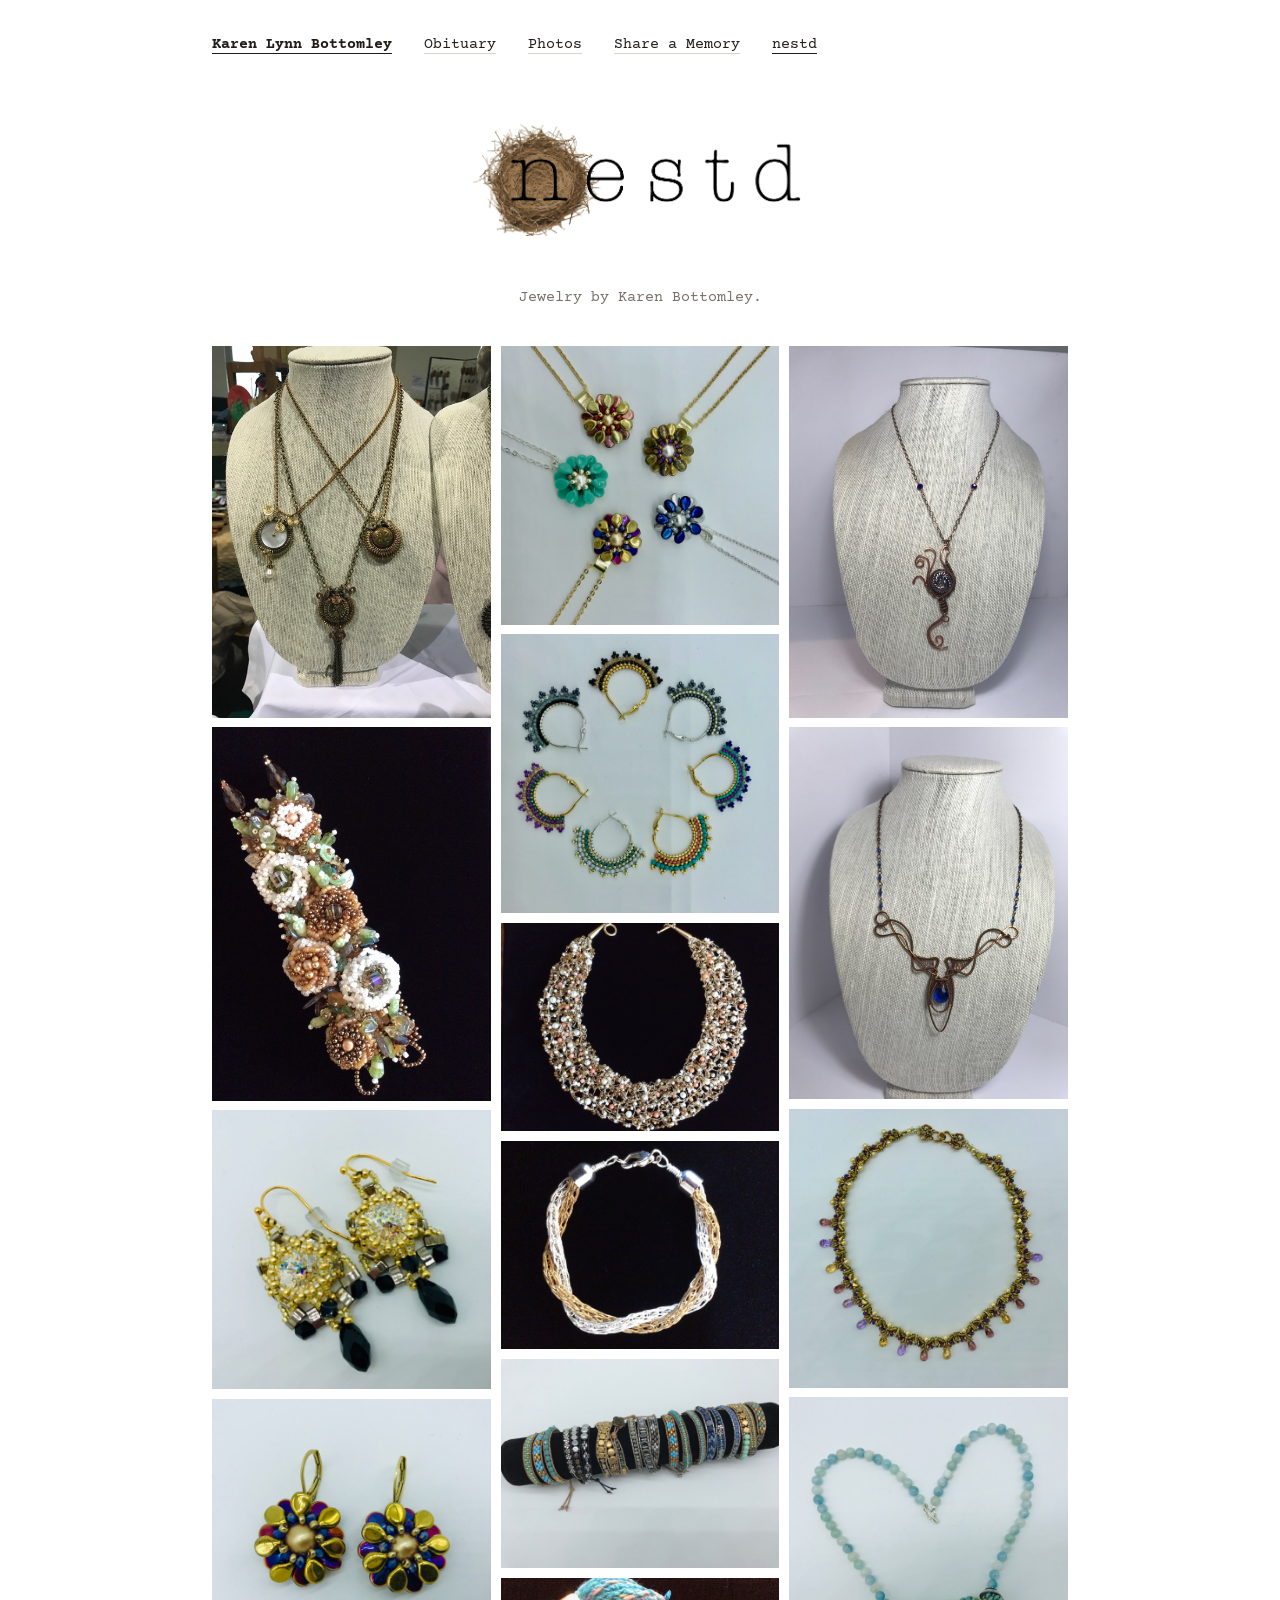
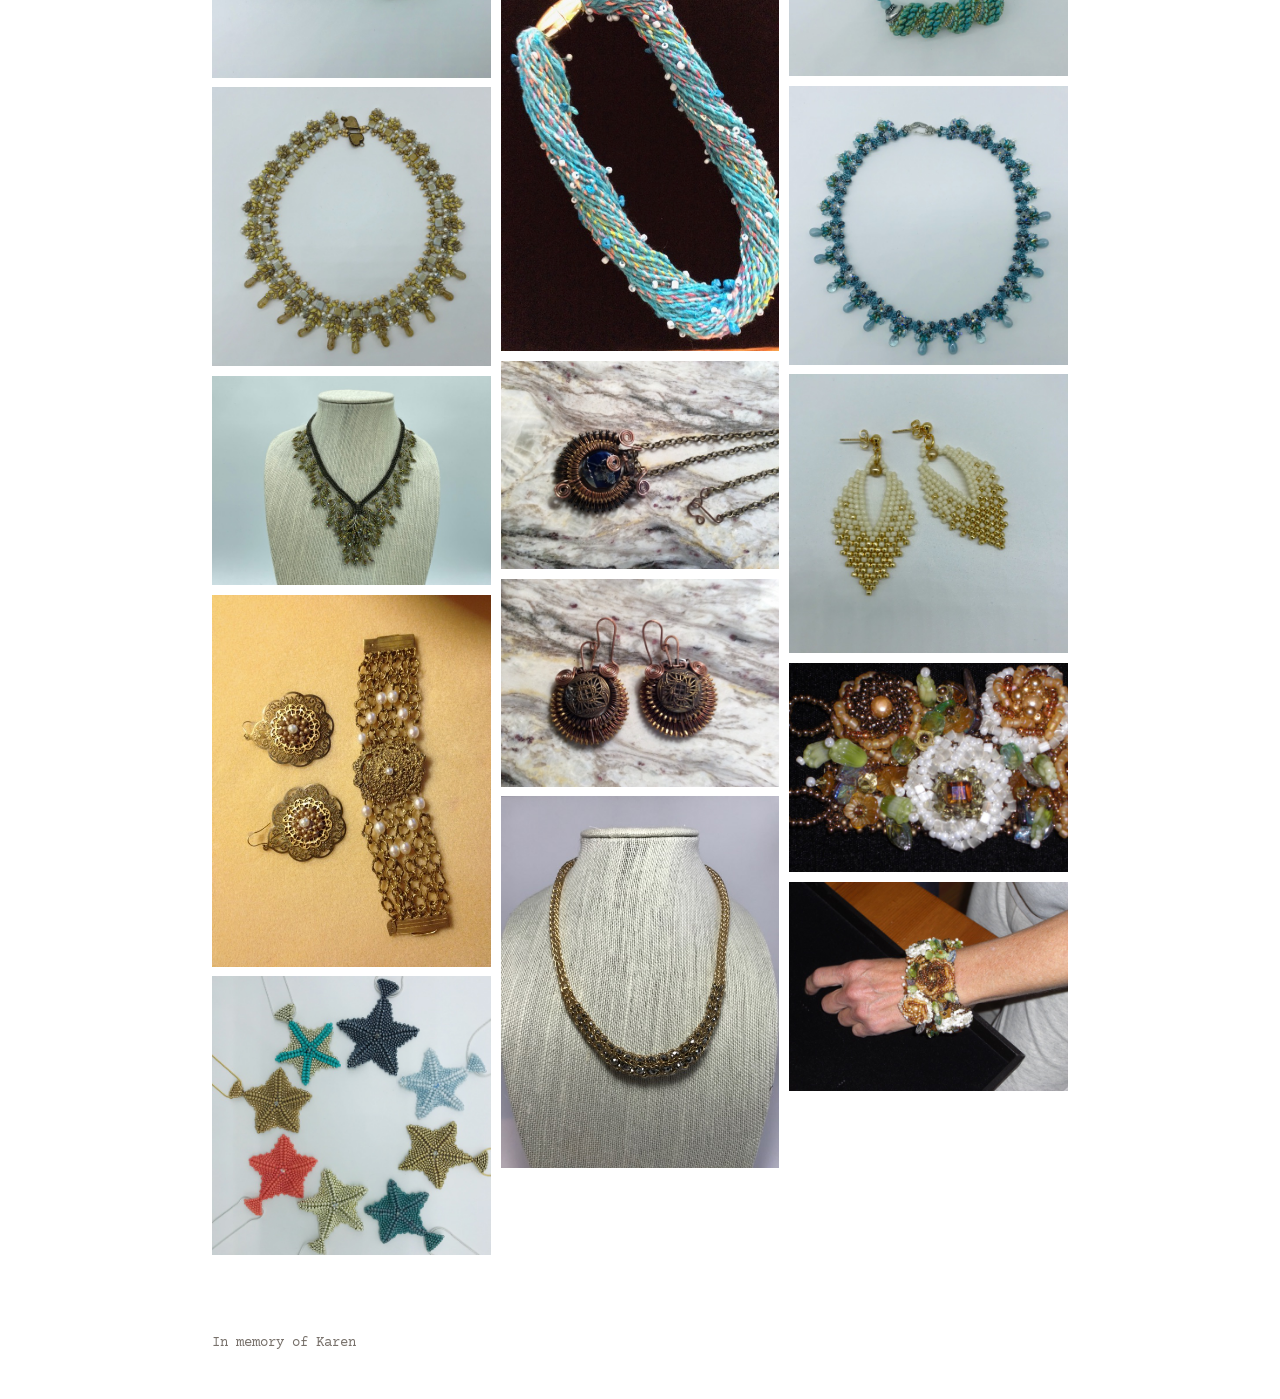
<file: nestd.html>
<!DOCTYPE html>
<html lang="en">
<head>
  <meta charset="utf-8">
  <title>nestd</title>
  <meta name="description" content="nestd: jewelry by Karen Bottomley.">
  <meta name="viewport" content="width=device-width, initial-scale=1">
  <meta name="color-scheme" content="light">
  <link rel="preconnect" href="https://fonts.googleapis.com">
  <link rel="preconnect" href="https://fonts.gstatic.com" crossorigin>
  <link href="https://fonts.googleapis.com/css2?family=Courier+Prime:wght@400;700&family=Newsreader:ital,opsz,wght@0,6..72,400;1,6..72,400&display=swap" rel="stylesheet">
  <link rel="stylesheet" href="css/main.css">
</head>
<body>
  <div class="page">
    <nav class="nav" aria-label="Main">
      <a class="brand" href="index.html">Karen Lynn Bottomley</a>
      <a href="index.html#obituary">Obituary</a>
      <a href="index.html#gallery-section">Photos</a>
      <a href="share.html">Share a Memory</a>
      <a href="nestd.html" aria-current="page">nestd</a>
    </nav>

    <header class="brandhead">
      <div class="logo"><img src="images/nestd/logo.png" alt="nestd" width="743" height="241"></div>
      <p class="tagline">Jewelry by Karen Bottomley.</p>
    </header>

    <main>
      <section class="gallery-section" id="gallery-section" aria-label="Jewelry">
        <div class="gallery big" id="gallery"></div>
      </section>
    </main>

    <footer><a href="index.html">In memory of Karen</a></footer>
  </div>

  <div class="lightbox" id="lightbox" hidden role="dialog" aria-modal="true" aria-label="Photo viewer">
    <button class="lb-close" aria-label="Close">&times;</button>
    <button class="lb-prev" aria-label="Previous">&#8249;</button>
    <figure><img id="lb-img" alt=""><figcaption id="lb-cap"></figcaption></figure>
    <button class="lb-next" aria-label="Next">&#8250;</button>
  </div>
  <script src="js/photos-nestd.js"></script>
  <script src="js/gallery.js"></script>
</body>
</html>
</file>
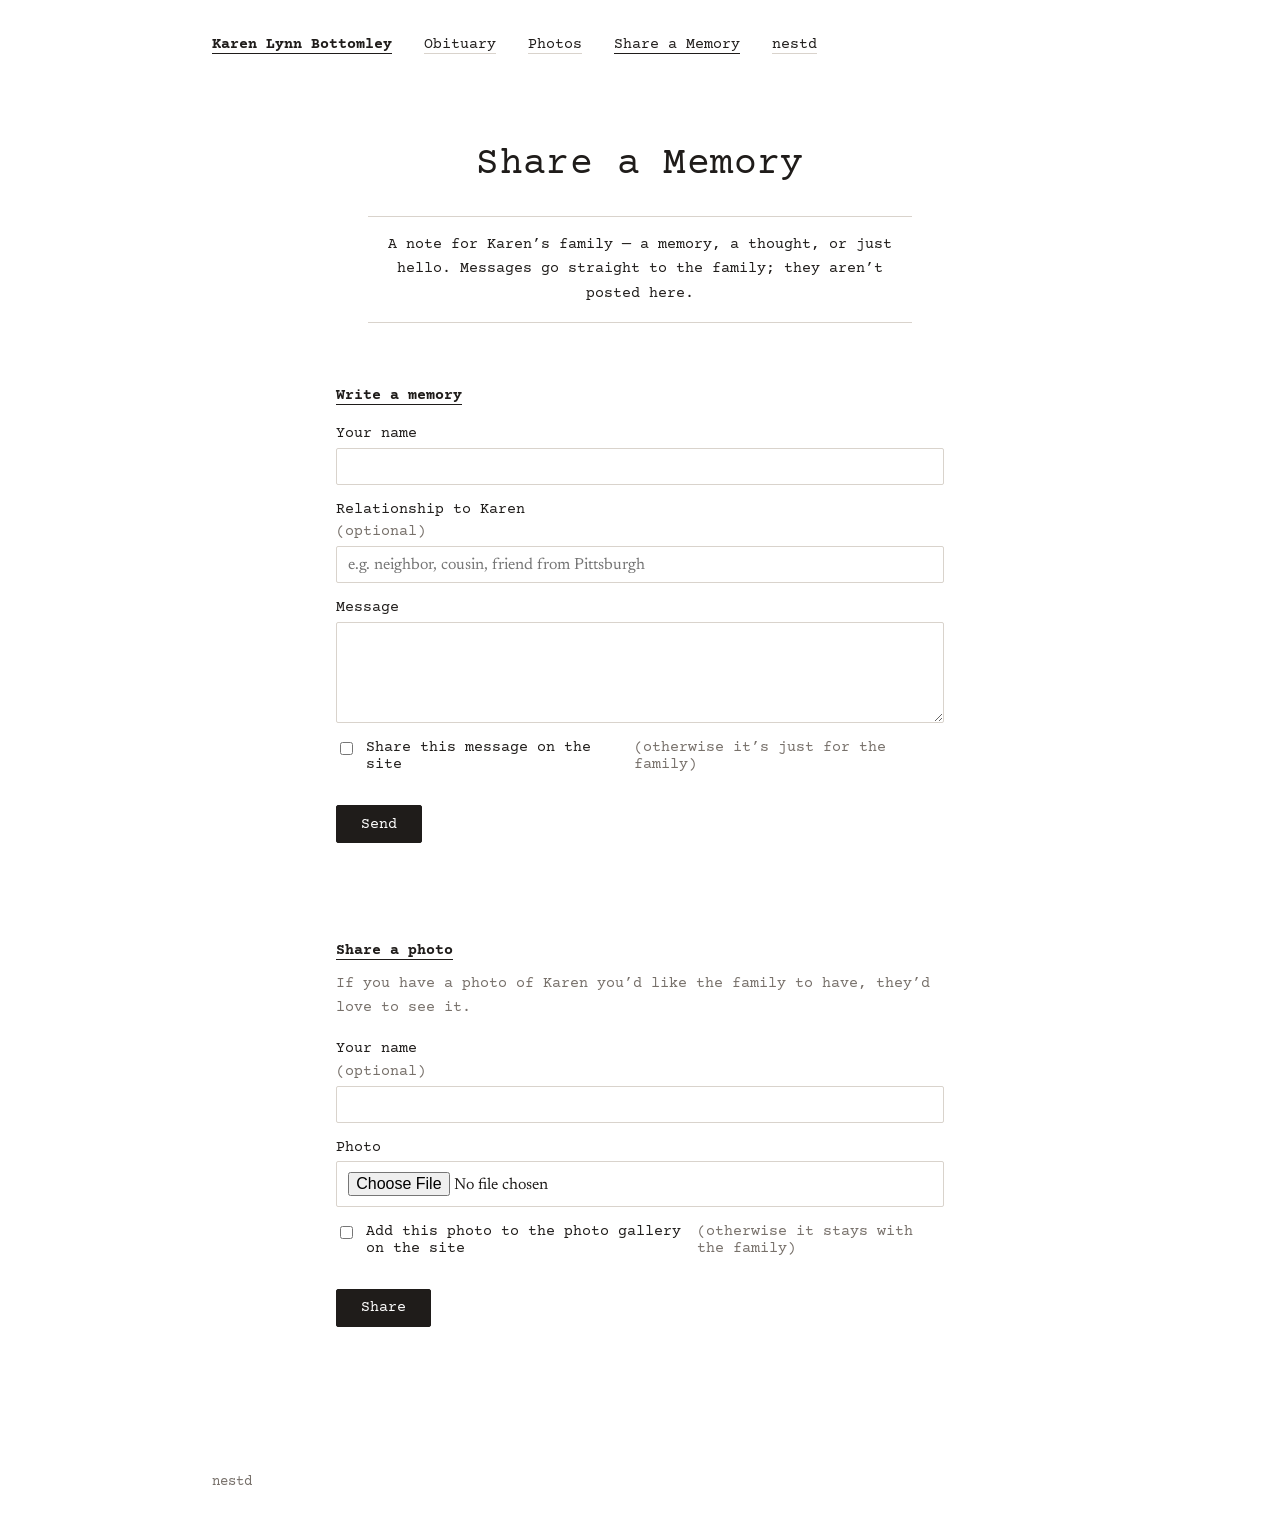
<file: share.html>
<!DOCTYPE html>
<html lang="en">
<head>
  <meta charset="utf-8">
  <title>Share a Memory &mdash; Karen Lynn Bottomley</title>
  <meta name="description" content="Share a memory or photo with Karen's family.">
  <meta name="viewport" content="width=device-width, initial-scale=1">
  <meta name="color-scheme" content="light">
  <meta name="robots" content="noindex">
  <link rel="preconnect" href="https://fonts.googleapis.com">
  <link rel="preconnect" href="https://fonts.gstatic.com" crossorigin>
  <link href="https://fonts.googleapis.com/css2?family=Courier+Prime:wght@400;700&family=Newsreader:ital,opsz,wght@0,6..72,400;1,6..72,400&display=swap" rel="stylesheet">
  <link rel="stylesheet" href="css/main.css">
  <script src="https://challenges.cloudflare.com/turnstile/v0/api.js" async defer></script>
</head>
<body>
  <div class="page">
    <nav class="nav" aria-label="Main">
      <a class="brand" href="index.html#top">Karen Lynn Bottomley</a>
      <a href="index.html#obituary">Obituary</a>
      <a href="index.html#gallery-section">Photos</a>
      <a href="share.html" aria-current="page">Share a Memory</a>
      <a href="nestd.html">nestd</a>
    </nav>

    <header class="title">
      <h1>Share a Memory</h1>
      <p class="notice">A note for Karen&rsquo;s family &mdash; a memory, a thought, or just hello. Messages go straight to the family; they aren&rsquo;t posted here.</p>
    </header>

    <main>
      <section class="share-section" aria-label="Write a memory">
        <h2>Write a memory</h2>
        <form id="message-form" class="share-form">
          <label>Your name<input type="text" name="name" maxlength="80" required></label>
          <label>Relationship to Karen <span class="optional">(optional)</span><input type="text" name="relationship" maxlength="80" placeholder="e.g. neighbor, cousin, friend from Pittsburgh"></label>
          <label>Message<textarea name="message" maxlength="2000" rows="5" required></textarea></label>
          <label class="checkbox-label"><input type="checkbox" name="publish"> Share this message on the site <span class="optional">(otherwise it&rsquo;s just for the family)</span></label>
          <div class="cf-turnstile" data-sitekey="0x4AAAAAAFKzYjivObeiWt2o"></div>
          <button type="submit">Send</button>
          <p class="form-status" id="message-status" role="status"></p>
        </form>
      </section>

      <section class="share-section" aria-label="Share a photo">
        <h2>Share a photo</h2>
        <p class="share-intro">If you have a photo of Karen you&rsquo;d like the family to have, they&rsquo;d love to see it.</p>
        <form id="photo-form" class="share-form">
          <label>Your name <span class="optional">(optional)</span><input type="text" name="name" maxlength="80"></label>
          <label>Photo<input type="file" name="photo" accept="image/*" required></label>
          <label class="checkbox-label"><input type="checkbox" name="publish"> Add this photo to the photo gallery on the site <span class="optional">(otherwise it stays with the family)</span></label>
          <div class="cf-turnstile" data-sitekey="0x4AAAAAAFKzYjivObeiWt2o"></div>
          <button type="submit">Share</button>
          <p class="form-status" id="photo-status" role="status"></p>
        </form>
      </section>
    </main>

    <footer><a href="nestd.html">nestd</a></footer>
  </div>

  <script src="js/share.js"></script>
</body>
</html>
</file>
<file: css/main.css>
:root { color-scheme:light; --bg:#fff; --ink:#1f1c1a; --muted:#77706a; --line:#d9d3cc; --stage:#f3f0ec;
  --mono:"Courier Prime","Courier New",Courier,monospace; --serif:"Newsreader",Georgia,"Times New Roman",serif; }
* { box-sizing:border-box; }
html { scroll-behavior:smooth; }
body { margin:0; background:var(--bg); color:var(--ink); font:1.2rem/1.7 var(--serif); -webkit-font-smoothing:antialiased; }
a { color:inherit; }
.page { max-width:56rem; margin:0 auto; padding:0 1.25rem; }

/* nav */
.nav { display:flex; flex-wrap:wrap; gap:.5rem 2rem; align-items:baseline; padding:2.25rem 0 2rem; font:.95rem var(--mono); }
.nav a { text-decoration:none; border-bottom:1px solid var(--line); }
.nav a:hover { border-bottom-color:var(--ink); }
.nav .brand { font-weight:700; border-bottom-color:var(--ink); }

/* hero carousel */
.hero { position:relative; background:var(--stage); }
.stage { position:relative; height:min(72vh,44rem); min-height:20rem; }
.stage img { position:absolute; inset:0; width:100%; height:100%; object-fit:contain; opacity:0; transition:opacity .9s ease; }
.stage img.on { opacity:1; }
.arrow { position:absolute; top:50%; transform:translateY(-50%); width:3rem; height:4rem; border:0; background:none; color:var(--ink); opacity:.55; font-size:2.6rem; line-height:1; cursor:pointer; }
.arrow:hover, .arrow:focus-visible { opacity:1; }
.prev { left:.25rem; } .next { right:.25rem; }

/* title */
.title { text-align:center; padding:3.5rem 0 1rem; }
h1 { font:400 clamp(1.7rem,5vw,2.4rem)/1.2 var(--mono); margin:0; letter-spacing:.01em; }
.dates { font:.95rem var(--mono); color:var(--muted); margin:.75rem 0 0; }

/* obituary */
.obituary { max-width:38rem; margin:2.5rem auto 0; }
.obituary p { margin:0 0 1.3em; }
.obituary .closing { font-style:italic; margin-top:2em; }
.obituary .note { font:.95rem/1.6 var(--mono); color:var(--muted); border-top:1px solid var(--line); padding-top:1.5rem; margin-top:2.5rem; }

/* gallery */
.gallery-section { margin-top:5rem; }
h2 { font:700 .95rem var(--mono); margin:0 0 1.25rem; display:inline-block; border-bottom:1px solid var(--ink); }
.gallery { display:grid; grid-template-columns:repeat(auto-fill,minmax(170px,1fr)); gap:.6rem; }
.gallery button { padding:0; border:0; background:var(--stage); cursor:zoom-in; aspect-ratio:1; overflow:hidden; }
.gallery img { width:100%; height:100%; object-fit:cover; object-position:center 20%; display:block; transition:transform .35s; }
.gallery button:hover img, .gallery button:focus-visible img { transform:scale(1.04); }
footer { padding:5rem 0 3rem; font:.9rem var(--mono); color:var(--muted); }
footer a { text-decoration:none; }

/* lightbox */
.lightbox { position:fixed; inset:0; background:rgba(15,14,13,.95); display:flex; align-items:center; justify-content:center; z-index:10; }
.lightbox[hidden] { display:none; }
.lightbox figure { margin:0; max-width:92vw; text-align:center; color:#ddd; font:.95rem var(--mono); }
.lightbox img { max-width:92vw; max-height:84vh; }
.lightbox button { position:absolute; background:none; border:0; color:#fff; font-size:2.6rem; cursor:pointer; padding:1rem; line-height:1; }
.lb-close { top:.5rem; right:.75rem; } .lb-prev { left:.25rem; } .lb-next { right:.25rem; }
@media (prefers-reduced-motion: reduce) { .stage img, .gallery img { transition:none; } html { scroll-behavior:auto; } }

/* notice under the title */
.notice { font:.95rem/1.6 var(--mono); max-width:34rem; margin:1.75rem auto 0; padding:1rem 0; border-top:1px solid var(--line); border-bottom:1px solid var(--line); }

/* nestd page */
.nav a[aria-current="page"] { border-bottom-color:var(--ink); }
.brandhead { text-align:center; padding:1rem 0 2.5rem; }
.logo { display:inline-block; background:#fff; padding:1.25rem 1.75rem; }
.logo img { display:block; width:min(22rem,70vw); height:auto; }
.tagline { font:.95rem var(--mono); color:var(--muted); margin:1.25rem 0 0; }
.gallery.big { display:block; column-width:240px; column-gap:.6rem; }
.gallery.big button { display:block; width:100%; aspect-ratio:auto; margin:0 0 .6rem; break-inside:avoid; }
.gallery.big img { height:auto; }
.brandhead + main .gallery-section { margin-top:0; }

.contact { font:.95rem/1.6 var(--mono); margin:.75rem 0 0; color:var(--muted); }

/* share page: messages + photo submissions */
.share-section { max-width:38rem; margin:3.5rem auto 0; }
.share-section:first-of-type { margin-top:2.5rem; }
.share-form { display:flex; flex-direction:column; gap:1rem; margin-bottom:2rem; }
.share-form label { display:flex; flex-direction:column; gap:.35rem; font:.95rem var(--mono); }
.share-form .optional { color:var(--muted); font-weight:400; }
.share-form input, .share-form textarea { font:1rem var(--serif); padding:.6rem .7rem; border:1px solid var(--line); background:var(--bg); color:var(--ink); border-radius:2px; }
.share-form textarea { resize:vertical; }
.share-intro { font:.95rem/1.6 var(--mono); color:var(--muted); margin:-.5rem 0 1.25rem; }
.checkbox-label { flex-direction:row !important; align-items:flex-start; gap:.6rem !important; }
.checkbox-label input { margin-top:.2rem; }
.share-form button { align-self:flex-start; font:.95rem var(--mono); padding:.6rem 1.5rem; border:1px solid var(--ink); background:var(--ink); color:var(--bg); cursor:pointer; border-radius:2px; }
.share-form button:hover { opacity:.85; }
.form-status { font:.9rem var(--mono); color:var(--muted); min-height:1.3em; margin:0; }
.message-list { list-style:none; margin:0; padding:0; display:flex; flex-direction:column; gap:1.5rem; }
.message-list li { border-top:1px solid var(--line); padding-top:1rem; }
.message-who { font:700 .9rem var(--mono); margin:0 0 .4rem; }
.message-body { margin:0; white-space:pre-wrap; }

/* memories: messages shared by family and friends (opted-in photos join the main gallery above instead) */
.memories-section { margin-top:5rem; }
.memories-empty { font:.95rem var(--mono); color:var(--muted); }
</file>
